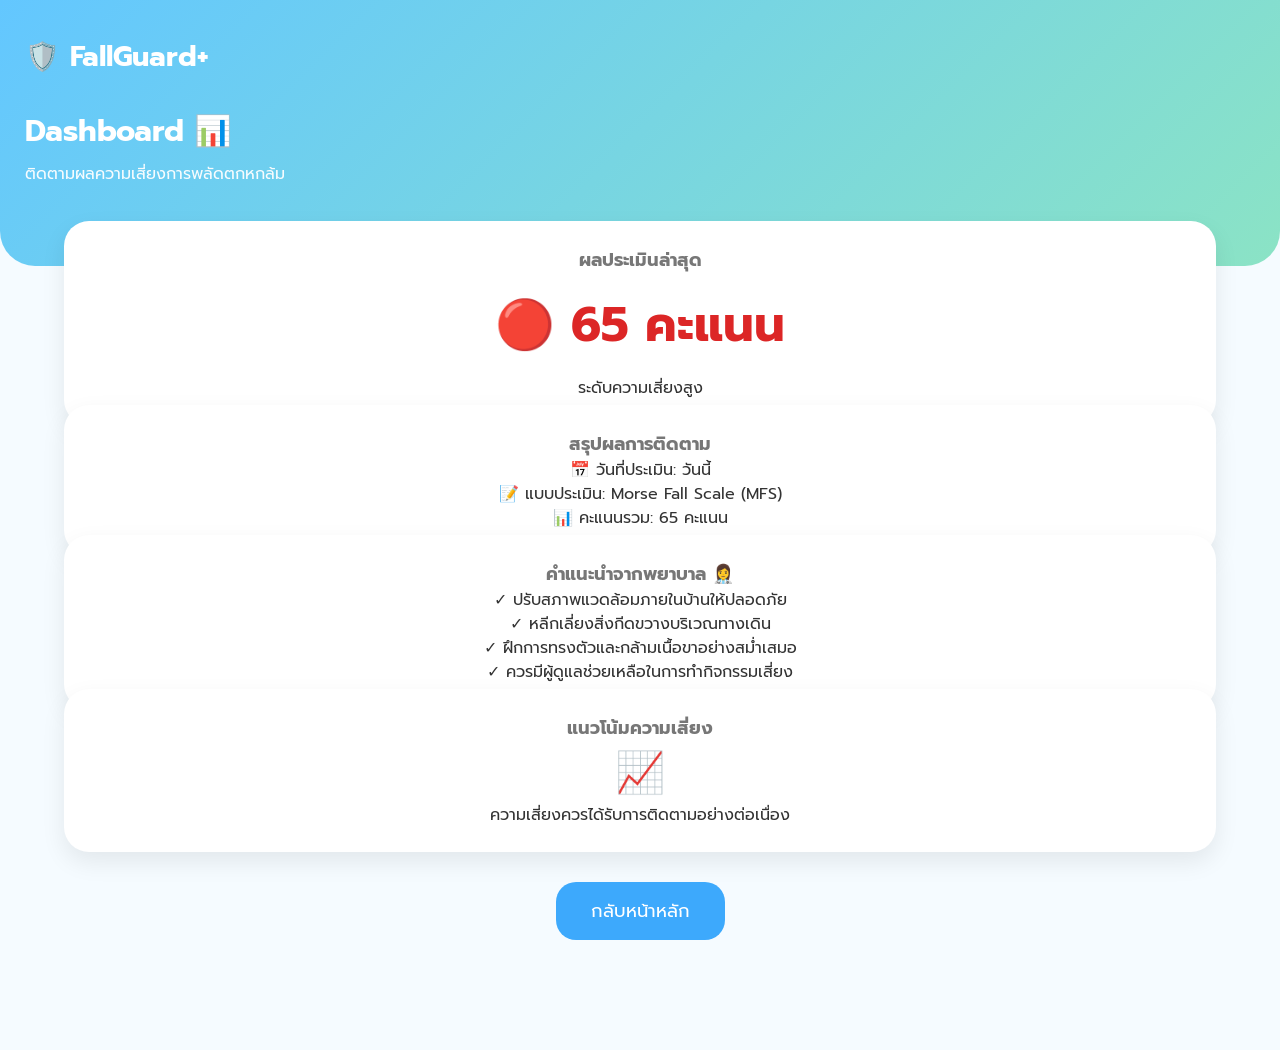
<file: dashboard.htm>
<!DOCTYPE html>
<html lang="th">

<head>
<meta charset="UTF-8">
<meta name="viewport" content="width=device-width, initial-scale=1.0">

<title>Dashboard | FallGuard+</title>

<link rel="stylesheet" href="style.css">

<link href="https://fonts.googleapis.com/css2?family=Prompt:wght@300;400;500;600;700&display=swap" rel="stylesheet">

</head>


<body>

<header>

<div class="logo">
🛡️ FallGuard+
</div>

<div class="welcome">

<h2>Dashboard 📊</h2>

<p>ติดตามผลความเสี่ยงการพลัดตกหกล้ม</p>

</div>

</header>



<section class="risk-card">

<h3>ผลประเมินล่าสุด</h3>

<h1 style="color:#dc2626;">
🔴 65 คะแนน
</h1>

<p>
ระดับความเสี่ยงสูง
</p>

</section>



<section class="risk-card">

<h3>สรุปผลการติดตาม</h3>

<p>
📅 วันที่ประเมิน: วันนี้
</p>

<p>
📝 แบบประเมิน: Morse Fall Scale (MFS)
</p>

<p>
📊 คะแนนรวม: 65 คะแนน
</p>

</section>



<section class="risk-card">

<h3>คำแนะนำจากพยาบาล 👩‍⚕️</h3>

<p>
✓ ปรับสภาพแวดล้อมภายในบ้านให้ปลอดภัย
</p>

<p>
✓ หลีกเลี่ยงสิ่งกีดขวางบริเวณทางเดิน
</p>

<p>
✓ ฝึกการทรงตัวและกล้ามเนื้อขาอย่างสม่ำเสมอ
</p>

<p>
✓ ควรมีผู้ดูแลช่วยเหลือในการทำกิจกรรมเสี่ยง
</p>

</section>



<section class="risk-card">

<h3>แนวโน้มความเสี่ยง</h3>

<div style="font-size:40px;">
📈
</div>

<p>
ความเสี่ยงควรได้รับการติดตามอย่างต่อเนื่อง
</p>

</section>



<div style="text-align:center;margin:30px;">

<a href="index.html">

<button style="
padding:15px 35px;
border:none;
border-radius:20px;
background:#3da9fc;
color:white;
font-size:18px;
">

กลับหน้าหลัก

</button>

</a>

</div>


</body>

</html>
</file>
<file: style.css>
*{
    margin:0;
    padding:0;
    box-sizing:border-box;
    font-family:'Prompt',sans-serif;
}

body{
    background:#f5fbff;
    color:#333;
    padding-bottom:80px;
}

header{
    background:linear-gradient(135deg,#63c7ff,#8be3c5);
    padding:35px 25px 80px;
    color:white;
    border-bottom-left-radius:35px;
    border-bottom-right-radius:35px;
}

.logo{
    font-size:28px;
    font-weight:700;
}

.welcome{
    margin-top:30px;
}

.welcome h2{
    font-size:30px;
}

.welcome p{
    margin-top:8px;
    opacity:.95;
}

.risk-card{
    width:90%;
    margin:-45px auto 25px;
    background:white;
    border-radius:25px;
    padding:25px;
    text-align:center;
    box-shadow:0 10px 25px rgba(0,0,0,.08);
}

.risk-card h3{
    color:#777;
    font-size:18px;
}

.risk-card h1{
    font-size:48px;
    margin:15px 0;
    color:#20b15a;
}

.menu{
    width:90%;
    margin:auto;
    display:grid;
    grid-template-columns:repeat(2,1fr);
    gap:18px;
}

.menu a{
    text-decoration:none;
}

.card{
    background:white;
    border-radius:22px;
    padding:30px 20px;
    text-align:center;
    box-shadow:0 8px 20px rgba(0,0,0,.06);
    transition:.25s;
}

.card:hover{
    transform:translateY(-5px);
}

.card i{
    font-size:38px;
    color:#3da9fc;
    margin-bottom:15px;
}

.card h3{
    color:#444;
}

nav{
    position:fixed;
    bottom:0;
    left:0;
    width:100%;
    background:white;
    display:flex;
    justify-content:space-around;
    align-items:center;
    padding:15px;
    z-index:999;
    box-shadow:0 -4px 15px rgba(0,0,0,.08);
}

nav a{
    color:#3da9fc;
    font-size:22px;
    flex:1;
    taxt-align:center;
}

@media(max-width:600px){

.menu{
grid-template-columns:1fr 1fr;
}

}
#levelCircle{
font-size:32px;
font-weight:700;
margin:20px;
}

#score{
font-size:28px;
font-weight:700;
}
.guide-popup{
    display:none;
    position:fixed;
    inset:0;
    background:rgba(0,0,0,.55);
    z-index:99999;
    align-items:center;
    justify-content:center;
    padding:18px;
}

.guide-box{
    width:100%;
    max-width:520px;
    max-height:90vh;
    overflow-y:auto;
    background:white;
    border-radius:26px;
    padding:25px;
    box-shadow:0 15px 40px rgba(0,0,0,.2);
}

.guide-icon{
    font-size:52px;
    text-align:center;
}

.guide-box h2{
    text-align:center;
    font-size:28px;
    color:#146c94;
    margin:10px 0;
}

.guide-intro{
    font-size:20px;
    line-height:1.6;
    text-align:center;
    margin-bottom:20px;
}

.guide-step{
    display:flex;
    align-items:flex-start;
    gap:14px;
    background:#eef9ff;
    border-radius:18px;
    padding:16px;
    margin-bottom:12px;
}

.guide-step span{
    display:flex;
    align-items:center;
    justify-content:center;
    min-width:42px;
    height:42px;
    border-radius:50%;
    background:#3da9fc;
    color:white;
    font-size:22px;
    font-weight:700;
}

.guide-step p{
    font-size:20px;
    line-height:1.55;
    margin:3px 0 0;
}

.dont-show-label{
    display:flex;
    align-items:center;
    gap:12px;
    font-size:19px;
    margin:20px 0;
}

.dont-show-label input{
    width:24px;
    height:24px;
}

.guide-button{
    width:100%;
    min-height:62px;
    border:none;
    border-radius:18px;
    background:linear-gradient(135deg,#3da9fc,#39c99b);
    color:white;
    font-size:23px;
    font-weight:700;
    cursor:pointer;
}
.step-menu{
    width:90%;
    max-width:760px;
    margin:0 auto 110px;
    display:flex;
    flex-direction:column;
    gap:16px;
}

.step-card{
    position:relative;
    display:grid;
    grid-template-columns:58px 54px 1fr 28px;
    align-items:center;
    gap:12px;
    min-height:126px;
    padding:18px;
    border-radius:24px;
    text-decoration:none;
    color:#263238;
    box-shadow:0 9px 24px rgba(0,0,0,.10);
    border:3px solid transparent;
    transition:.2s;
}

.step-card:hover{
    transform:translateY(-3px);
}

.step-number{
    display:flex;
    align-items:center;
    justify-content:center;
    width:52px;
    height:52px;
    border-radius:50%;
    color:white;
    font-size:28px;
    font-weight:700;
}

.step-icon{
    font-size:35px;
    text-align:center;
}

.step-content h3{
    margin:4px 0 5px;
    font-size:22px;
    line-height:1.45;
}

.step-content p{
    margin:0;
    font-size:17px;
    line-height:1.5;
}

.step-label{
    display:inline-block;
    padding:4px 10px;
    border-radius:999px;
    font-size:16px;
    font-weight:700;
}

.step-arrow{
    font-size:38px;
    font-weight:700;
}

/* ขั้นที่ 1 สีน้ำเงิน */
.step-blue{
    background:#e8f4ff;
    border-color:#2f9ce3;
}

.step-blue .step-number{
    background:#167dc1;
}

.step-blue .step-icon,
.step-blue .step-arrow{
    color:#167dc1;
}

.step-blue .step-label{
    background:#167dc1;
    color:white;
}

/* ขั้นที่ 2 สีเขียว */
.step-green{
    background:#e5f8ee;
    border-color:#36b878;
}

.step-green .step-number{
    background:#22975e;
}

.step-green .step-icon,
.step-green .step-arrow{
    color:#22975e;
}

.step-green .step-label{
    background:#22975e;
    color:white;
}

/* ขั้นที่ 3 สีส้ม */
.step-orange{
    background:#fff0df;
    border-color:#ed9738;
}

.step-orange .step-number{
    background:#d97816;
}

.step-orange .step-icon,
.step-orange .step-arrow{
    color:#d97816;
}

.step-orange .step-label{
    background:#d97816;
    color:white;
}

/* ขั้นที่ 4 สีม่วง */
.step-purple{
    background:#f1eaff;
    border-color:#8f69d7;
}

.step-purple .step-number{
    background:#7750bd;
}

.step-purple .step-icon,
.step-purple .step-arrow{
    color:#7750bd;
}

.step-purple .step-label{
    background:#7750bd;
    color:white;
}

@media(max-width:600px){

    .step-card{
        grid-template-columns:50px 44px 1fr 22px;
        gap:9px;
        padding:15px;
    }

    .step-number{
        width:46px;
        height:46px;
        font-size:25px;
    }

    .step-icon{
        font-size:30px;
    }

    .step-content h3{
        font-size:20px;
    }

    .step-content p{
        font-size:16px;
    }

    .step-label{
        font-size:14px;
    }
}
/* ===== ปรับ Step Menu ให้เด่นและเหมาะกับผู้สูงอายุ ===== */

.step-menu::before{
   content:"ขั้นตอนการใช้งาน  ① → ② → ③ → ④ → ⑤";
    display:block;
    text-align:center;
    font-size:24px;
    font-weight:700;
    color:#155f94;
    background:white;
    border-radius:20px;
    padding:16px;
    margin-bottom:5px;
    box-shadow:0 7px 20px rgba(0,0,0,.08);
}

/* ทำขั้นที่ 1 ให้เด่นที่สุด */
.step-blue{
    min-height:150px;
    transform:scale(1.02);
    box-shadow:0 12px 30px rgba(22,125,193,.22);
}

.step-blue:hover{
    transform:scale(1.02) translateY(-4px);
}

/* เพิ่มไอคอนหน้าหมายเลข */
.step-blue .step-number::after{
    content:" 📋";
    font-size:20px;
}

.step-green .step-number::after{
    content:" 📊";
    font-size:20px;
}

.step-orange .step-number::after{
    content:" ▶";
    font-size:20px;
}

.step-purple .step-number::after{
    content:" 🏠";
    font-size:20px;
}

/* ขยายลูกศร */
.step-arrow{
    font-size:46px;
}

/* เพิ่มเงาให้ทุกการ์ด */
.step-card{
    box-shadow:0 11px 28px rgba(0,0,0,.13);
}

/* เพิ่มความชัดของตัวอักษร */
.step-content h3{
    font-size:24px;
    font-weight:700;
}

.step-content p{
    font-size:18px;
}

/* ปรับข้อความป้ายกำกับให้อ่านง่าย */
.step-label{
    font-size:17px;
    padding:5px 12px;
}

/* มือถือ */
@media(max-width:600px){

    .step-menu::before{
        font-size:20px;
        line-height:1.6;
    }

    .step-blue{
        min-height:145px;
        transform:none;
    }

    .step-blue:hover{
        transform:translateY(-3px);
    }

    .step-content h3{
        font-size:21px;
    }

    .step-content p{
        font-size:16px;
    }

    .step-arrow{
        font-size:38px;
    }
}
/* ขั้นที่ 5 สีชมพู */

.step-pink{
    background:#fff0f7;
    border-color:#df70a6;
}

.step-pink .step-number{
    background:#c34f88;
}

.step-pink .step-icon,
.step-pink .step-arrow{
    color:#c34f88;
}

.step-pink .step-label{
    background:#c34f88;
    color:white;
}
/* ===== Splash Screen ===== */

.splash-screen{
    position:fixed;
    inset:0;
    z-index:999999;
    display:flex;
    align-items:center;
    justify-content:center;
    background:linear-gradient(135deg,#238ed1,#79dbc1);
    color:white;
    transition:opacity .6s ease, visibility .6s ease;
}

.splash-screen.hide{
    opacity:0;
    visibility:hidden;
}

.splash-content{
    width:90%;
    max-width:460px;
    text-align:center;
    animation:splashFadeIn .8s ease;
}

.splash-logo{
    width:120px;
    height:120px;
    margin:0 auto 20px;
    display:flex;
    align-items:center;
    justify-content:center;
    border-radius:35px;
    background:rgba(255,255,255,.20);
    border:3px solid rgba(255,255,255,.55);
    font-size:68px;
    box-shadow:0 15px 35px rgba(0,0,0,.15);
}

.splash-content h1{
    margin:0 0 12px;
    font-size:42px;
    font-weight:700;
}

.splash-content p{
    margin:0;
    font-size:22px;
    line-height:1.7;
}

.splash-content span{
    display:block;
    margin-top:14px;
    font-size:18px;
    opacity:.95;
}

.splash-loader{
    width:50px;
    height:50px;
    margin:28px auto 0;
    border:5px solid rgba(255,255,255,.35);
    border-top-color:white;
    border-radius:50%;
    animation:splashSpin 1s linear infinite;
}

@keyframes splashSpin{
    to{
        transform:rotate(360deg);
    }
}

@keyframes splashFadeIn{
    from{
        opacity:0;
        transform:translateY(18px);
    }

    to{
        opacity:1;
        transform:translateY(0);
    }
}
.exercise-tip{
    margin:25px 0;
}

.tip-box{
    background:#eef8ff;
    border-radius:16px;
    padding:18px;
    box-shadow:0 2px 8px rgba(0,0,0,.08);
}

.tip-box p{
    margin:10px 0;
    line-height:1.6;
}

.tip-box details{
    margin-top:15px;
}

.tip-box summary{
    cursor:pointer;
    font-weight:bold;
    color:#1565c0;
}

.tip-box ul{
    margin-top:10px;
    padding-left:20px;
}

.tip-box li{
    margin-bottom:12px;
    line-height:1.7;
}
.environment-guide{
    display:block;
    width:100%;
    box-sizing:border-box;
    margin:18px 0;
    padding:18px 20px;
    border-radius:18px;
    background:linear-gradient(90deg,#ffb347,#ffcc70);
    color:#173247;
    text-align:center;
    text-decoration:none;
    font-size:22px;
    font-weight:700;
    box-shadow:0 4px 12px rgba(0,0,0,.10);
}

.environment-guide:hover{
    transform:translateY(-2px);
}
.guide-video{
    margin-top:20px;
    text-align:center;
}

.guide-video h3{
    color:#0b5fa5;
    margin-bottom:8px;
}

.guide-video-text{
    color:#666;
    font-size:15px;
    margin-bottom:12px;
}

.guide-video video{
    display:block;
    width:100%;
    max-width:280px;
    height:auto;
    aspect-ratio:9/16;
    object-fit:contain;
    margin:0 auto;
    border-radius:16px;
    background:#000;
}


@media (max-width:600px){

    .guide-box{
        width:96vw;
        max-height:88vh;
    }

    .guide-video video{
        width:100%;
        max-width:220px;
    }

}

@media (max-width:600px){

    .guide-modal{
        align-items:flex-start;
        padding:8px;
        overflow-y:auto;
    }

    .guide-box{
        width:96vw;
        max-height:94vh;
        overflow-y:auto;
        border-radius:20px;
    }

    .guide-head{
        padding:14px 42px 12px 14px;
        border-radius:20px 20px 0 0;
    }

    .guide-head .guide-emoji{
        font-size:34px;
    }

    .guide-head h2{
        font-size:20px;
        margin:3px 0;
        line-height:1.3;
    }

    .guide-head p{
        font-size:13px;
        margin:0;
    }

    .guide-content{
        padding:12px;
    }

    .guide-steps{
        grid-template-columns:1fr 1fr;
        gap:7px;
    }

    .guide-step{
        grid-template-columns:34px 1fr;
        gap:7px;
        padding:8px;
        border-radius:13px;
    }

    .guide-number{
        width:34px;
        height:34px;
        font-size:15px;
    }

    .guide-step h3{
        font-size:13px;
        margin:0;
    }

    .guide-step p{
        font-size:11px;
        line-height:1.3;
    }

    .guide-video{
        margin-top:12px;
    }

    .guide-video h3{
        font-size:17px;
        margin:0 0 4px;
    }

    .guide-video-text{
        font-size:12px;
        margin:0 0 8px;
    }

    .guide-video video{
        display:block;
        width:150px;
        height:auto;
        aspect-ratio:9/16;
        object-fit:contain;
        margin:0 auto;
        border-radius:12px;
        background:#000;
    }

    .guide-actions{
        margin-top:12px;
    }

    .guide-start{
        min-height:46px;
        font-size:17px;
    }

    .guide-check{
        font-size:12px;
        margin-top:8px;
    }
}

@media (max-width:600px){

    .guide-modal{
        align-items:flex-start;
        padding:8px;
        overflow-y:auto;
    }

    .guide-box{
        width:96vw;
        max-height:94vh;
        overflow-y:auto;
        border-radius:20px;
    }

    .guide-head{
        padding:14px 42px 12px 14px;
        border-radius:20px 20px 0 0;
    }

    .guide-head .guide-emoji{
        font-size:34px;
    }

    .guide-head h2{
        font-size:20px;
        margin:3px 0;
        line-height:1.3;
    }

    .guide-head p{
        font-size:13px;
        margin:0;
    }

    .guide-content{
        padding:12px;
    }

    .guide-steps{
        grid-template-columns:1fr 1fr;
        gap:7px;
    }

    .guide-step{
        grid-template-columns:34px 1fr;
        gap:7px;
        padding:8px;
        border-radius:13px;
    }

    .guide-number{
        width:34px;
        height:34px;
        font-size:15px;
    }

    .guide-step h3{
        font-size:13px;
        margin:0;
    }

    .guide-step p{
        font-size:11px;
        line-height:1.3;
    }

    .guide-video{
        margin-top:12px;
    }

    .guide-video h3{
        font-size:17px;
        margin:0 0 4px;
    }

    .guide-video-text{
        font-size:12px;
        margin:0 0 8px;
    }

    .guide-video video{
        display:block;
        width:150px;
        height:auto;
        aspect-ratio:9/16;
        object-fit:contain;
        margin:0 auto;
        border-radius:12px;
        background:#000;
    }

    .guide-actions{
        margin-top:12px;
    }

    .guide-start{
        min-height:46px;
        font-size:17px;
    }

    .guide-check{
        font-size:12px;
        margin-top:8px;
    }
}
</file>
